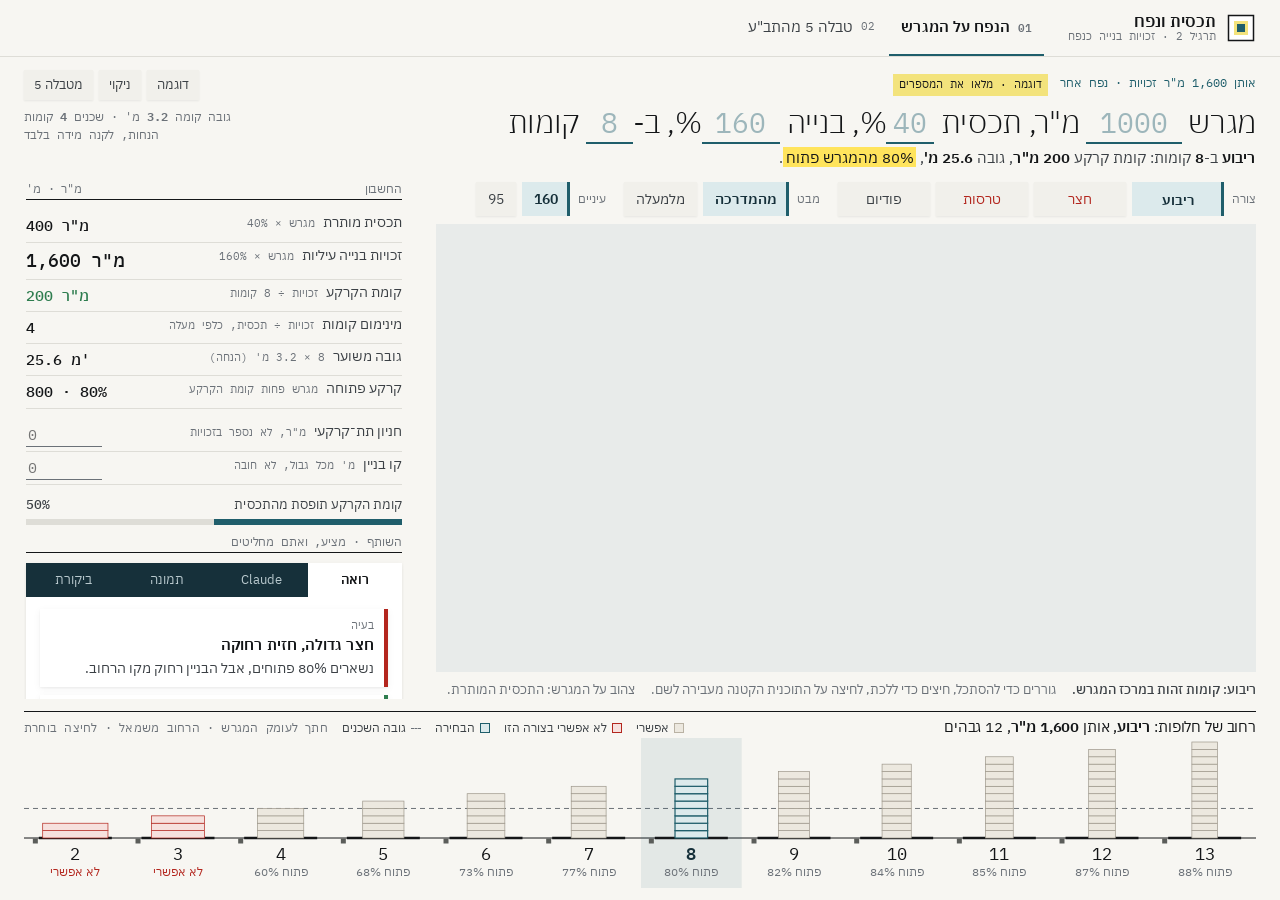
<file: index.html>
<!DOCTYPE html>
<html dir="rtl" lang="he">
<head>
<meta charset="UTF-8">
<meta name="viewport" content="width=device-width, initial-scale=1.0">
<title>תכסית ונפח: אותן זכויות, נפח אחר</title>
<meta name="description" content="מחשבון תכסית ואחוזי בנייה שמראה את הזכויות כנפח על המגרש: ארבע צורות, כל מספרי הקומות בחתך רחוב אחד, ושותף לחשיבה.">
<link rel="preconnect" href="https://fonts.googleapis.com">
<link href="https://fonts.googleapis.com/css2?family=IBM+Plex+Mono:wght@400;500&family=IBM+Plex+Sans+Hebrew:wght@300;400;500;600&display=swap" rel="stylesheet">
<link rel="stylesheet" href="app.css">
<script src="https://appofapp-gh.vercel.app/ai-menu.js"></script>
<style>
  /* גיליון הגשה: משפט שנערך, הנפח בלי מסגרת, טור חשבון, וחתך רחוב לכל הרוחב.
     מסגרת רק למה שהוא כלי (השותף); שרטוט ומספרים יושבים ישר על הנייר. */
  .sheet{height:calc(100dvh - var(--nav-h));display:grid;max-width:1800px;margin:0 auto;padding:14px var(--pad) 12px;
    grid-template-columns:minmax(0,1fr) 380px;grid-template-rows:auto minmax(0,1fr) auto;
    grid-template-areas:"lede lede" "stage side" "street street";gap:12px 32px}

  /* ===== המשפט ===== */
  .lede{grid-area:lede;display:grid;grid-template-columns:minmax(0,1fr) auto;gap:2px 24px;align-items:end}
  .lede .top{grid-column:1/-1;display:flex;align-items:center;gap:12px;flex-wrap:wrap}
  .kicker{font-family:var(--mono);font-size:12px;color:var(--rights)}
  .acts{display:flex;gap:6px;margin-inline-start:auto}
  .acts .btn{height:30px;font-size:13px;padding:0 10px}
  .sentence{font-size:clamp(22px,2.35vw,36px);font-weight:300;line-height:1.35;letter-spacing:-.01em}
  .sentence input{font:inherit;font-family:var(--mono);font-weight:400;font-size:.92em;color:var(--rights-deep);background:transparent;border:0;border-bottom:2px solid var(--rights);
    border-radius:0;padding:0 2px;width:4.6ch;text-align:center;direction:ltr;-moz-appearance:textfield;transition:background .15s}
  .sentence input.w5{width:5.6ch}
  .sentence input.w2{width:2.8ch}
  .sentence input::placeholder{color:#9DB6BB}
  .sentence input:hover{background:rgba(31,94,107,.06)}
  .sentence input:focus{outline:none;background:var(--rights-soft)}
  .sentence input::-webkit-outer-spin-button,.sentence input::-webkit-inner-spin-button{-webkit-appearance:none;margin:0}
  .result{font-size:clamp(15px,1.2vw,18px);color:var(--ink-2)}
  .result b{color:var(--ink);font-weight:600}
  .result .bad{color:var(--problem);font-weight:600}
  .lede .meta{font-family:var(--mono);font-size:11.5px;color:var(--ink-3);text-align:end;line-height:1.6}

  /* ===== הנפח ===== */
  .stagewrap{grid-area:stage;display:flex;flex-direction:column;gap:8px;min-height:0}
  .stagebar{display:flex;align-items:center;gap:8px 18px;flex-wrap:wrap}
  .grp{display:flex;align-items:center;gap:6px}
  .grp > span{font-family:var(--mono);font-size:11.5px;color:var(--ink-3);margin-inline-end:2px}
  .grp .opt{height:34px;font-size:13.5px;padding:0 12px}
  .grp.shapes .opt{min-width:92px}
  .grp .opt.bad{color:var(--problem)}
  .stage{position:relative;flex:1;min-height:300px;background:#E8EBEA}
  .stage space-walk{position:absolute;inset:0;height:100%;min-height:0;
    --sw-ink:#141618; --sw-paper:#F7F6F2; --sw-card:#fff; --sw-line:#DEDDD7; --sw-muted:#6B7178;
    --sw-accent:#1F5E6B; --sw-problem:#B3261E; --sw-solution:#2E7D4F; --sw-marker:#FFE45C;
    --sw-font:"IBM Plex Sans Hebrew",system-ui,sans-serif}
  .caption{font-size:12.5px;color:var(--ink-3);display:flex;gap:6px 16px;flex-wrap:wrap}
  .caption b{color:var(--ink-2);font-weight:500}

  /* ===== החשבון: על הנייר, בקווי שיער ===== */
  .side{grid-area:side;display:flex;flex-direction:column;gap:10px;min-height:0;overflow-y:auto;overflow-x:hidden;scrollbar-width:thin;padding:0 2px 4px}
  .side h2{font-family:var(--mono);font-size:11.5px;color:var(--ink-3);font-weight:400;display:flex;justify-content:space-between;border-bottom:1px solid var(--ink);padding-bottom:4px}
  .ledger{margin:0}
  .ledger .r{display:grid;grid-template-columns:minmax(0,1fr) auto;gap:0 10px;padding:4px 0;border-bottom:1px solid var(--rule);align-items:baseline}
  .ledger dt{font-size:13.5px;color:var(--ink-2);line-height:1.3}
  .ledger dt small{font-family:var(--mono);font-size:10.5px;color:var(--ink-3);margin-inline-start:8px;white-space:nowrap}
  .ledger dd{margin:0;font-family:var(--mono);font-size:15px;font-weight:500;text-align:left;direction:ltr;white-space:nowrap;align-self:center}
  .ledger .key dd{font-size:18px}
  .ledger .bad dd{color:var(--problem)} .ledger .good dd{color:var(--solution)}
  .ledger .in input{width:76px;height:24px;border:0;border-bottom:1px solid var(--ink-3);background:transparent;font-family:var(--mono);font-size:15px;text-align:left;direction:ltr;padding:0 2px;-moz-appearance:textfield}
  .ledger .in input:focus{outline:none;border-bottom-color:var(--rights);background:var(--rights-soft)}
  .ledger .in input::-webkit-outer-spin-button,.ledger .in input::-webkit-inner-spin-button{-webkit-appearance:none;margin:0}
  .usebar .top{display:flex;justify-content:space-between;font-size:13px;color:var(--ink-2)}
  .usebar .top b{font-family:var(--mono);font-weight:500}
  .track{position:relative;height:6px;background:var(--rule);margin-top:4px}
  .track .fill{height:100%;background:var(--rights);transition:width .4s}
  .usebar.over .fill{background:var(--problem)} .usebar.over .top b{color:var(--problem)}
  .basis{font-size:11.5px;color:var(--ink-3);line-height:1.5}

  /* ===== השותף: הכלי היחיד במסגרת ===== */
  .partner{background:#fff;box-shadow:var(--shadow);flex:1 0 auto;min-height:230px;display:flex;flex-direction:column}
  .tabs{display:grid;grid-template-columns:repeat(4,minmax(0,1fr));background:var(--rights-deep)}
  .tabs button{font:inherit;font-size:13px;height:34px;border:0;border-radius:0;background:transparent;color:#B9C9CE;cursor:pointer;transition:background .15s,color .15s}
  .tabs button:hover{color:#fff}
  .tabs button[aria-selected="true"]{background:#fff;color:var(--ink);font-weight:600}
  .tabs button:focus-visible{outline:2px solid var(--marker);outline-offset:-2px}
  .tabpanel{padding:12px 14px 14px}
  .tabpanel[hidden]{display:none}
  .partner-note{font-size:11.5px;color:var(--ink-3);line-height:1.5;margin-top:8px}
  .prompt{font-family:var(--mono);font-size:11.5px;line-height:1.55;color:var(--ink-2);background:var(--paper);padding:8px 10px;max-height:9.4em;overflow:auto;white-space:pre-wrap;margin:0 0 10px}
  .distill{font-size:14px;font-weight:500;margin-bottom:8px}
  .crit{font-size:15px;line-height:1.5}
  .crit b{font-family:var(--mono);font-weight:500}

  /* ===== חתך הרחוב ===== */
  .street{grid-area:street;border-top:1px solid var(--ink);padding-top:6px}
  .street .head{display:flex;justify-content:space-between;align-items:baseline;gap:12px;flex-wrap:wrap}
  .street h2{font-size:15px;font-weight:400}
  .street h2 b{font-weight:600}
  .street svg{display:block;width:100%;height:auto;overflow:visible}
  .street .legend{display:flex;flex-wrap:wrap;gap:4px 14px;font-size:12px;color:var(--ink-2)}
  .legend i{display:inline-block;width:10px;height:10px;margin-inline-end:5px;vertical-align:-1px}
  .alt{cursor:pointer}
  .alt .hit{fill:transparent;transition:fill .15s}
  .alt:hover .hit{fill:rgba(20,22,24,.04)}
  .alt:focus{outline:none}
  .alt:focus-visible .hit,.alt.sel .hit{fill:rgba(31,94,107,.09)}
  .grow{transform-box:fill-box;transform-origin:50% 100%}
  .grown .grow{animation:grow .7s cubic-bezier(.2,.7,.2,1) both}
  @keyframes grow{from{transform:scaleY(0)}to{transform:scaleY(1)}}

  @media (max-width:1100px){.sheet{grid-template-columns:minmax(0,1fr) 300px}}
  @media (max-width:900px){
    .sheet{height:auto;display:flex;flex-direction:column;padding:12px 16px 24px;gap:16px}
    .lede{grid-template-columns:minmax(0,1fr)}
    .lede .meta{text-align:start}
    .stage{flex:none;height:62vh}
    .side{overflow:visible}
    .grp.shapes{width:100%}
    .grp.shapes .opt{min-width:0;flex:1}
  }
</style>
</head>
<body>
<header class="topbar">
  <a class="home" href="index.html" aria-label="תכסית ונפח, לדף הבית">
    <svg width="30" height="30" viewBox="0 0 30 30" aria-hidden="true"><rect x="2.5" y="2.5" width="25" height="25" fill="#fff" stroke="#141618" stroke-width="1.5"/><rect x="8" y="8" width="14" height="14" fill="#F3E37C"/><rect x="11" y="11" width="8" height="8" fill="#1F5E6B"/></svg>
    <span class="brand"><b>תכסית ונפח</b><small>תרגיל 2 · זכויות בנייה כנפח</small></span>
  </a>
  <nav class="mainnav" aria-label="ניווט תוכן">
    <a href="index.html" aria-current="page"><small>01</small>הנפח על המגרש</a>
    <a href="taba.html"><small>02</small>טבלה 5 מהתב"ע</a>
  </nav>
  <ai-menu chat="https://claude.ai/code/session_01UBnSCKjceAQftmEhcfhDHZ"></ai-menu>
</header>

<main class="sheet">
  <section class="lede" aria-label="הנתונים והתוצאה">
    <div class="top">
      <span class="kicker" id="kicker">אותן זכויות, נפח אחר</span>
      <span class="tag" id="exampleTag" hidden>דוגמה · מלאו את המספרים</span>
      <span class="saved" id="saved" aria-live="polite"></span>
      <div class="acts">
        <button class="btn" type="button" id="fillExample">דוגמה</button>
        <button class="btn" type="button" id="clearAll">ניקוי</button>
        <a class="btn" href="taba.html">מטבלה 5</a>
      </div>
    </div>
    <h1 class="sentence">
      מגרש <input class="w5" type="number" id="plotArea" inputmode="decimal" min="0" step="any" placeholder="1000" aria-label="שטח המגרש במ&quot;ר"> מ"ר,
      תכסית <input class="w2" type="number" id="coveragePercent" inputmode="decimal" min="0" max="100" step="any" placeholder="40" aria-label="תכסית מותרת באחוזים">%,
      בנייה <input type="number" id="buildingPercent" inputmode="decimal" min="0" step="any" placeholder="160" aria-label="אחוזי בנייה עיליים, עיקרי">%,
      ב-<input class="w2" type="number" id="floors" inputmode="numeric" min="1" step="1" placeholder="8" aria-label="מספר קומות"> קומות
    </h1>
    <div class="meta">גובה קומה <b>3.2</b> מ' · שכנים <b>4</b> קומות<br>הנחות, לקנה מידה בלבד</div>
    <p class="result" id="result"></p>
  </section>

  <section class="stagewrap" aria-label="הנפח על המגרש">
    <div class="stagebar">
      <div class="grp shapes" role="group" aria-label="צורת הנפח"><span>צורה</span><span id="shapeBtns" style="display:contents"></span></div>
      <div class="grp" role="group" aria-label="מבט"><span>מבט</span>
        <button class="opt" type="button" data-view="walk" aria-pressed="true">מהמדרכה</button>
        <button class="opt" type="button" data-view="top" aria-pressed="false">מלמעלה</button>
      </div>
      <div class="grp" role="group" aria-label="גובה העיניים"><span>עיניים</span>
        <button class="opt" type="button" data-eye="160" aria-pressed="true" title="מבוגר עומד">160</button>
        <button class="opt" type="button" data-eye="95" aria-pressed="false" title="ילד בן 3">95</button>
      </div>
    </div>
    <div class="stage"><space-walk id="walk" bare variant="block" view="walk" eye="160"></space-walk></div>
    <p class="caption"><span id="shapeHint"></span><span>גוררים כדי להסתכל, חיצים כדי ללכת, לחיצה על התוכנית הקטנה מעבירה לשם.</span><span>צהוב על המגרש: התכסית המותרת.</span></p>
  </section>

  <aside class="side" aria-label="החשבון והשותף">
    <h2><span>החשבון</span><span>מ"ר · מ'</span></h2>
    <dl class="ledger" id="ledger"></dl>
    <dl class="ledger">
      <div class="r in"><dt>חניון תת־קרקעי<small>מ"ר, לא נספר בזכויות</small></dt><dd><input type="number" id="parkingArea" inputmode="decimal" min="0" step="any" placeholder="0"></dd></div>
      <div class="r in"><dt>קו בניין<small>מ' מכל גבול, לא חובה</small></dt><dd><input type="number" id="setback" inputmode="decimal" min="0" step="any" placeholder="0"></dd></div>
    </dl>
    <div class="usebar" id="usebar">
      <div class="top"><span>קומת הקרקע תופסת מהתכסית</span><b id="usePct">0%</b></div>
      <div class="track"><div class="fill" id="useFill" style="width:0"></div></div>
    </div>

    <h2><span>השותף · מציע, ואתם מחליטים</span></h2>
    <section class="partner" aria-label="השותף">
      <div class="tabs" role="tablist">
        <button role="tab" aria-selected="true" data-tab="see">רואה</button>
        <button role="tab" aria-selected="false" data-tab="claude">Claude</button>
        <button role="tab" aria-selected="false" data-tab="image">תמונה</button>
        <button role="tab" aria-selected="false" data-tab="crit">ביקורת</button>
      </div>
      <div class="tabpanel" data-panel="see"><div class="psi" id="psi"></div>
        <p class="partner-note">השותף כאן הוא חישוב גלוי, לא מודל שפה. כל משפט נגזר מהמספרים, ואפשר לבדוק אותו. את המשך השיחה מעבירים ל-Claude.</p></div>
      <div class="tabpanel" data-panel="claude" hidden>
        <pre class="prompt" id="claudePrompt"></pre>
        <div class="line">
          <button class="btn primary" type="button" data-copy="claudePrompt">העתקת השאלה</button>
          <a class="btn" id="openClaude" href="https://claude.ai/new" target="_blank" rel="noopener">פתיחה ב-Claude</a>
        </div>
      </div>
      <div class="tabpanel" data-panel="image" hidden>
        <p class="distill" id="mjDistill"></p>
        <pre class="prompt" id="mjPrompt"></pre>
        <div class="line"><button class="btn" type="button" data-copy="mjPrompt">העתקת הפרומפט למידג'רני</button></div>
      </div>
      <div class="tabpanel" data-panel="crit" hidden><p class="crit" id="crit"></p></div>
    </section>
    <p class="basis">המונחים לפי תקנות התכנון והבנייה (חישוב שטחים ואחוזי בנייה בתכניות ובהיתרים), התשנ"ב-1992. מדויק: כל מספר בחשבון. הערכה: צורת הנפח, גובה הקומה, השכנים והחניות.</p>
  </aside>

  <section class="street" aria-label="חתך רחוב של כל החלופות">
    <div class="head">
      <h2 id="streetTitle">רחוב של חלופות</h2>
      <div class="legend">
        <span><i style="background:var(--gypsum);box-shadow:inset 0 0 0 1px var(--gypsum-edge)"></i>אפשרי</span>
        <span><i style="background:var(--problem-soft);box-shadow:inset 0 0 0 1px var(--problem)"></i>לא אפשרי בצורה הזו</span>
        <span><i style="background:var(--rights-soft);box-shadow:inset 0 0 0 1px var(--rights)"></i>הבחירה</span>
        <span><i style="background:none;border-top:1.5px dashed var(--ink-3);height:0;vertical-align:3px"></i>גובה השכנים</span>
        <span class="lbl">חתך לעומק המגרש · הרחוב משמאל · לחיצה בוחרת</span>
      </div>
    </div>
    <svg id="streetSvg" viewBox="0 0 1000 150" role="group" aria-label="חלופות לפי מספר קומות"></svg>
  </section>
</main>

<script src="https://anat1969.github.io/AppOfApp-GH/walk.js"></script>
<script>
  // walk.js comes from the portfolio's GitHub Pages first (it follows every merge to main, no Vercel quota); Vercel is the backup
  if (!customElements.get('space-walk')) document.write('<script src="https://appofapp-gh.vercel.app/walk.js"><\/script>');
</script>
<script>
  // ---------- the model: one source, every view derives from it ----------
  const FLOOR_H = 3.2;          // assumed floor height, metres
  const NEIGHBOUR_FLOORS = 4;   // assumed neighbours, for scale only
  const M2_PER_SPACE = 30;      // estimate: one parking space with its aisle
  const WING = 10;              // courtyard: depth of a wing, metres (assumed)
  const PODIUM = 2;             // podium floors at full coverage
  const EXAMPLE = { a: 1000, c: 40, r: 160, n: 8, p: 0, s: 0 };
  const IDS = { a: 'plotArea', c: 'coveragePercent', r: 'buildingPercent', n: 'floors', p: 'parkingArea', s: 'setback' };
  const TYPES = [
    { id: 'block', label: 'ריבוע', hint: 'ריבוע: קומות זהות במרכז המגרש.', mj: 'נפח ריבועי פשוט' },
    { id: 'court', label: 'חצר', hint: 'חצר: אגפים בעומק 10 מ\' (הנחה) סביב חצר פנימית.', mj: 'בלוק היקפי סביב חצר פנימית' },
    { id: 'terrace', label: 'טרסות', hint: 'טרסות: חזית ברוחב התכסית, וכל קומה נסוגה מהרחוב.', mj: 'בניין מדורג בטרסות היורדות אל הרחוב' },
    { id: 'podium', label: 'פודיום', hint: 'פודיום: 2 קומות במלוא התכסית, והשאר מגדל במרכז.', mj: 'מגדל דק על פודיום רחב בן שתי קומות' },
  ];
  const STORE = 'targil2.volume.v2';
  const $ = (id) => document.getElementById(id);
  const n1 = (v) => (Number.isFinite(v) ? v : 0).toLocaleString('he-IL', { maximumFractionDigits: 1 });
  const n0 = (v) => Math.round(v).toLocaleString('he-IL');
  const num = (id) => { const v = parseFloat($(id).value); return Number.isFinite(v) && v > 0 ? v : 0; };
  let shape = 'block';

  function read() {
    const v = { a: num(IDS.a), c: Math.min(num(IDS.c), 100), r: num(IDS.r), n: Math.round(num(IDS.n)), p: num(IDS.p), s: num(IDS.s) };
    const example = !(v.a > 0 && v.c > 0 && v.r > 0);
    return example ? { ...EXAMPLE, p: v.p, s: v.s, example } : { ...v, example };
  }

  // one shape, k floors: a list of floors, each a list of plan rectangles [x0, z0, x1, z1] (metres, plot centre at 0, street at +z)
  function mass(m, type, k) {
    const T = m.total, C = m.C, sq = (a) => { const h = Math.sqrt(Math.max(a, 0)) / 2; return [-h, -h, h, h]; };
    const floors = []; let ok = true, why = '', court = 0;
    const block = () => { const A = T / k; for (let f = 0; f < k; f++) floors.push({ rects: [sq(A)], area: A }); if (A > C + 0.01) { ok = false; why = 'הקומה חורגת מהתכסית'; } };
    if (type === 'court') {
      const A = T / k, d = WING, so = (A + 4 * d * d) / (4 * d), si = so - 2 * d, h = so / 2, w = si / 2;
      if (A > C + 0.01) { ok = false; why = 'האגפים חורגים מהתכסית'; }
      else if (si < 6) { ok = false; why = 'החצר צרה מ-6 מ\''; }
      else if (so > m.side + 0.01) { ok = false; why = 'החצר חורגת מגבול הבנייה'; }
      if (si > 0) { court = si * si; for (let f = 0; f < k; f++) floors.push({ rects: [[-h, w, h, h], [-h, -h, h, -w], [-h, -w, -w, w], [w, -w, h, w]], area: A }); }
      else block();
    } else if (type === 'terrace' && k > 1) {
      const wd = Math.sqrt(C), t = 2 * (k * C - T) / (C * k * (k - 1)), top = 2 * T / k - C;
      if (k * C < T - 0.01) { ok = false; why = 'גם במלוא התכסית אין מקום לזכויות'; block(); }
      else {
        if (top < 0.2 * C) { ok = false; why = 'יותר מדי קומות: הטרסה העליונה קטנה מדי'; }
        for (let f = 0; f < k; f++) { const a = Math.max(C * (1 - t * f), 0.05 * C); floors.push({ rects: [[-wd / 2, -wd / 2, wd / 2, -wd / 2 + a / wd]], area: a }); }
      }
    } else if (type === 'podium') {
      if (k <= PODIUM || T <= PODIUM * C) { ok = false; why = k <= PODIUM ? 'צריך יותר מ-2 קומות' : 'כל הזכויות נכנסות בפודיום'; block(); }
      else {
        const tw = (T - PODIUM * C) / (k - PODIUM);
        if (tw > C + 0.01) { ok = false; why = 'המגדל חורג מהתכסית'; }
        for (let f = 0; f < k; f++) floors.push(f < PODIUM ? { rects: [sq(C)], area: C } : { rects: [sq(tw)], area: tw });
      }
    } else block();
    const ground = floors[0].area;
    return { type, k, floors, ok, why, ground, court, open: m.a - ground, openPct: (m.a - ground) / m.a * 100, height: k * FLOOR_H, top: floors[k - 1].area };
  }

  function model(v) {
    const L = Math.sqrt(v.a);
    const side = v.s > 0 ? Math.max(L - 2 * v.s, 0) : L;          // building line: the square the building must stay inside
    const cover = v.a * v.c / 100;
    const C = Math.min(cover, side * side);                         // the footprint that is really available
    const total = v.a * v.r / 100;
    const m = { ...v, L, side, cover, C, lineLimits: side * side < cover - 0.01, total, nH: NEIGHBOUR_FLOORS * FLOOR_H,
      basements: v.p > 0 ? Math.ceil(v.p / v.a) : 0, spaces: Math.floor(v.p / M2_PER_SPACE) };
    m.firstOk = (t) => { for (let k = 1; k <= 80; k++) if (mass(m, t, k).ok) return k; return 0; };
    m.nMin = Math.max(1, Math.ceil(total / Math.max(C, 1) - 1e-9));
    m.n = v.n > 0 ? v.n : m.nMin;
    m.nAssumed = !(v.n > 0);
    return m;
  }

  // ---------- the sentence and its result ----------
  function renderLede(m, g) {
    const t = TYPES.find((x) => x.id === g.type);
    const first = m.firstOk(g.type);
    $('result').innerHTML = g.ok
      ? '<b>' + t.label + '</b> ב-<b>' + m.n + '</b> קומות: קומת קרקע <b>' + n0(g.ground) + ' מ"ר</b>, גובה <b>' + n1(g.height) + ' מ\'</b>, <mark>' + n0(g.openPct) + '% מהמגרש פתוח</mark>' + (g.court ? ', מתוכם חצר פנימית <b>' + n0(g.court) + ' מ"ר</b>' : '') + '.'
      : '<span class="bad">' + g.why + '.</span> ' + (first ? t.label + ' צריך לפחות <b>' + first + '</b> קומות.' : 'הצורה הזו לא מתאימה לזכויות האלה.');
    $('exampleTag').hidden = !m.example;
    $('kicker').textContent = 'אותן ' + n0(m.total) + ' מ"ר זכויות · נפח אחר';
  }

  function renderLedger(m, g) {
    const rows = [
      ['תכסית מותרת', 'מגרש × ' + n1(m.c) + '%' + (m.lineLimits ? ' · קו הבניין מגביל ל-' + n0(m.C) : ''), n1(m.C) + ' מ"ר', m.lineLimits ? 'bad' : ''],
      ['זכויות בנייה עיליות', 'מגרש × ' + n1(m.r) + '%', n1(m.total) + ' מ"ר', 'key'],
      ['קומת הקרקע', g.type === 'block' ? 'זכויות ÷ ' + m.n + ' קומות' : 'לפי צורת ה' + TYPES.find((x) => x.id === g.type).label, n1(g.ground) + ' מ"ר', g.ok ? 'good' : 'bad'],
      ['מינימום קומות', 'זכויות ÷ תכסית, כלפי מעלה', String(m.nMin)],
      ['גובה משוער', m.n + ' × 3.2 מ\' (הנחה)', n1(g.height) + ' מ\''],
      ['קרקע פתוחה', 'מגרש פחות קומת הקרקע', g.open >= 0 ? n0(g.open) + ' · ' + n0(g.openPct) + '%' : 'אין', g.open >= 0 ? '' : 'bad'],
    ];
    if (m.p > 0) rows.push(['חניון', 'הערכה: ' + M2_PER_SPACE + ' מ"ר לחניה, מרתף בגודל המגרש', m.basements + ' מרתפים · ' + m.spaces + ' חניות']);
    $('ledger').innerHTML = rows.map(([t, f, v, c]) => '<div class="r ' + (c || '') + '"><dt>' + t + '<small>' + f + '</small></dt><dd>' + v + '</dd></div>').join('');
    const use = g.ground / m.C * 100;
    $('usePct').textContent = n0(use) + '%';
    $('useFill').style.width = Math.min(use, 100) + '%';
    $('usebar').classList.toggle('over', use > 100.5);
  }

  // ---------- the street: every floor count of this shape, cut through the depth of the plot, on one ground line ----------
  let grownOnce = false;
  function renderStreet(m, g) {
    const svg = $('streetSvg');
    const W = Math.round(svg.getBoundingClientRect().width) || 1000, K = W < 640 ? 6 : 12, HT = 150, base = 100, top = 4, cw = W / K;
    svg.setAttribute('viewBox', '0 0 ' + W + ' ' + HT);
    const first = m.firstOk(g.type) || m.nMin;
    let start = Math.max(1, Math.min(first - 2, m.n - 2));
    if (m.n > start + K - 2) start = m.n - K + 3;
    const ks = Array.from({ length: K }, (_, i) => start + i);
    const hMax = Math.max(ks[K - 1] * FLOOR_H, m.nH);
    const s = Math.min((cw * 0.8) / m.L, (base - top) / hMax);           // one scale, both axes: a true section
    const nhY = base - m.nH * s;
    let out = '<line x1="0" x2="' + W + '" y1="' + nhY + '" y2="' + nhY + '" stroke="#6B7178" stroke-width="1" stroke-dasharray="5 4"/>' +
      '<line x1="0" x2="' + W + '" y1="' + base + '" y2="' + base + '" stroke="#141618" stroke-width="1"/>';
    ks.forEach((k, i) => {
      const cx = i * cw + cw / 2, gk = mass(m, g.type, k), sel = k === m.n;
      const fill = sel ? '#DCEAEC' : gk.ok ? '#ECE8DF' : '#F6E1DE', stroke = sel ? '#1F5E6B' : gk.ok ? '#9d978b' : '#B3261E';
      let body = '';
      gk.floors.forEach((f, fi) => f.rects.forEach(([x0, z0, x1, z1]) => {
        if (x0 > 0.001 || x1 < -0.001) return;                          // the cut runs through x = 0
        const X0 = cx - z1 * s, X1 = cx - z0 * s, y = base - (fi + 1) * FLOOR_H * s;
        body += '<rect x="' + X0 + '" y="' + y + '" width="' + (X1 - X0) + '" height="' + (FLOOR_H * s) + '" fill="' + fill + '" stroke="' + stroke + '" stroke-width="' + (sel ? 1.2 : 0.7) + '"/>';
      }));
      out += '<g class="alt' + (sel ? ' sel' : '') + '" data-k="' + k + '" tabindex="0" role="button" aria-pressed="' + sel + '" aria-label="' + k + ' קומות, ' + (gk.ok ? 'פתוח ' + n0(gk.openPct) + '%' : gk.why) + '">' +
        '<rect class="hit" x="' + (i * cw + 1) + '" y="0" width="' + (cw - 2) + '" height="' + HT + '"/>' +
        '<line x1="' + (cx - m.L / 2 * s) + '" x2="' + (cx + m.L / 2 * s) + '" y1="' + base + '" y2="' + base + '" stroke="#141618" stroke-width="2.5"/>' +
        '<line x1="' + (cx - m.L / 2 * s - 6) + '" x2="' + (cx - m.L / 2 * s - 1) + '" y1="' + (base + 3) + '" y2="' + (base + 3) + '" stroke="#5b5d5a" stroke-width="5"/>' +
        '<g class="grow" style="animation-delay:' + (i * 45) + 'ms">' + body + '</g>' +
        '<text x="' + cx + '" y="' + (base + 22) + '" text-anchor="middle" font-family="IBM Plex Mono, monospace" font-size="17" font-weight="' + (sel ? 600 : 400) + '" fill="' + (sel ? '#16303A' : '#141618') + '">' + k + '</text>' +
        '<text x="' + cx + '" y="' + (base + 38) + '" text-anchor="middle" font-family="IBM Plex Sans Hebrew, sans-serif" font-size="12" fill="' + (gk.ok ? '#6B7178' : '#B3261E') + '">' + (gk.ok ? 'פתוח ' + n0(gk.openPct) + '%' : 'לא אפשרי') + '</text>' +
        '</g>';
    });
    svg.innerHTML = out;
    if (!grownOnce) { grownOnce = true; svg.classList.add('grown'); setTimeout(() => svg.classList.remove('grown'), 1400); }
    const t = TYPES.find((x) => x.id === g.type);
    $('streetTitle').innerHTML = 'רחוב של חלופות: <b>' + t.label + '</b>, אותן <b>' + n0(m.total) + ' מ"ר</b>, ' + K + ' גבהים';
  }

  // ---------- the partner ----------
  function renderPartner(m, g) {
    const all = TYPES.map((t) => ({ t, g: mass(m, t.id, m.n) }));
    const t = TYPES.find((x) => x.id === g.type), first = m.firstOk(g.type);
    let p;
    if (!g.ok) p = [g.why, 'ב' + t.label + ' עם ' + m.n + ' קומות. ' + (first ? 'המינימום בצורה הזו: ' + first + ' קומות.' : 'נסו צורה אחרת.')];
    else if (g.type === 'court') p = ['החצר פתוחה לדיירים, לא לעיר', 'חצר של ' + n0(g.court) + ' מ"ר, סגורה מהרחוב בארבעה אגפים.'];
    else if (g.type === 'podium') p = ['הפודיום ממלא את התכסית', 'בגובה הרחוב בנויים ' + n0(m.C) + ' מ"ר, והמגדל מעליו ' + n0(g.top) + ' מ"ר בקומה.'];
    else if (g.height > m.nH * 2.5) p = ['מגדל צר מול שכנים נמוכים', 'גובה ' + n1(g.height) + ' מ\', פי ' + n1(g.height / m.nH) + ' מהשכנים. צל ארוך ורוח ברחוב.'];
    else if (g.openPct < 50) p = ['רוב המגרש בנוי', 'נשארים ' + n0(g.openPct) + '% פתוחים. מעט מקום לעצים ולחלחול.'];
    else p = ['חצר גדולה, חזית רחוקה', 'נשארים ' + n0(g.openPct) + '% פתוחים, אבל הבניין רחוק מקו הרחוב.'];
    const okOthers = all.filter((x) => x.g.ok && x.t.id !== g.type).sort((a, b) => b.g.openPct - a.g.openPct);
    const s = !g.ok
      ? (okOthers.length ? [okOthers[0].t.label + ' עובד ב-' + m.n + ' קומות', 'אותן זכויות, ' + n0(okOthers[0].g.openPct) + '% מהמגרש פתוח.'] : ['לפחות ' + (first || m.nMin) + ' קומות', 'רק כך הצורה נכנסת בתכסית.'])
      : (okOthers.length && okOthers[0].g.openPct > g.openPct + 3 ? [okOthers[0].t.label + ' משאיר יותר קרקע', n0(okOthers[0].g.openPct) + '% פתוח מול ' + n0(g.openPct) + '%, באותו גובה.'] : ['הבחירה משאירה הכי הרבה קרקע', 'מבין הצורות האפשריות ב-' + m.n + ' קומות.']);
    const i = ['הצורה מחליטה כמה קרקע נשארת', all.map((x) => x.t.label + ' ' + (x.g.ok ? n0(x.g.openPct) + '%' : 'לא אפשרי')).join(' · ') + '. אותן זכויות, אותו גובה.'];
    $('psi').innerHTML = [['p', 'בעיה', p], ['s', 'פתרון', s], ['i', 'תובנה', i]]
      .map(([c, tt, [b, x]]) => '<div class="' + c + '"><span class="t">' + tt + '</span><b>' + b + '</b>' + x + '</div>').join('');

    const q = [
      'את/ה שותף/ה לתכנון במשרד אדריכלים. ענה/י בעברית, בקצרה.',
      'מגרש ' + n0(m.a) + ' מ"ר (' + n1(m.L) + '×' + n1(m.L) + ' מ\'), תכסית מותרת ' + n1(m.c) + '% (' + n0(m.cover) + ' מ"ר), אחוזי בנייה עיליים ' + n1(m.r) + '% (' + n0(m.total) + ' מ"ר).' + (m.s > 0 ? ' קו בניין ' + n1(m.s) + ' מ\'.' : ''),
      'ההצעה: ' + t.label + ' ב-' + m.n + ' קומות, קומת קרקע ' + n0(g.ground) + ' מ"ר, גובה כ-' + n1(g.height) + ' מ\'.',
      'קרקע פתוחה לפי צורה, באותן קומות: ' + all.map((x) => x.t.label + ' ' + (x.g.ok ? n0(x.g.openPct) + '%' : 'לא אפשרי')).join(', ') + '.',
      'השכנים: כ-4 קומות (הנחה).' + (m.p > 0 ? ' חניון תת־קרקעי: ' + n0(m.p) + ' מ"ר.' : ''),
      '1. מה כל צורה נותנת לרחוב, לשכנים ולדיירים: צל, רוח, חזית, חצר.',
      '2. הצע/י צורה חמישית עם אותן זכויות, ונמק/י.',
      '3. מה לבדוק בתב"ע לפני שמחליטים: קווי בניין, גובה מרבי, שטחי שירות.',
      'סמן/י מה נגזר מהנתונים ומה הערכה שלך.',
    ].join('\n');
    $('claudePrompt').textContent = q;
    $('openClaude').href = 'https://claude.ai/new?q=' + encodeURIComponent(q);

    $('mjDistill').textContent = t.label + ' של ' + m.n + ' קומות בגבס לבן, על מגרש שנשאר ' + (g.openPct >= 50 ? 'רובו' : 'מעטו') + ' פתוח, בין שכנים נמוכים.';
    $('mjPrompt').textContent = 'מודל עבודה אדריכלי מגבס לבן על שולחן סטודיו: ' + t.mj + ', ' + m.n + ' קומות, קווי רצפה דקים, על מגרש ריבועי של ' + n0(m.L) + ' מטר שהתכסית המותרת בו מסומנת בצהוב חיוור, בין שני בנייני שכנים בני 4 קומות מקרטון אפור, ורחוב צר בחזית. אור צד רך מחלון צפוני, צל ארוך על המגרש, עומק שדה רדוד. Documentary realism, Professional architecture photography, 1:1 --ar 1:1 --no text, words, writing, frame divisions';

    const k0 = first || m.nMin, g0 = mass(m, g.type, k0);
    $('crit').innerHTML = m.n > k0 && g.ok
      ? 'מ-<b>' + k0 + '</b> ל-<b>' + m.n + '</b> קומות ב' + t.label + ' מרוויחים <b>' + n0(g.open - g0.open) + ' מ"ר</b> קרקע, והבניין עולה ב-<b>' + n1(g.height - g0.height) + ' מ\'</b>. למי זה שווה יותר: לדיירים, לשכנים או לרחוב?'
      : 'אותן זכויות בארבע צורות. איזו צורה הייתם מציגים לוועדה, ומה הרחוב מקבל ממנה?';
  }

  // ---------- the volume on the plot (shared <space-walk>), one variant per shape ----------
  function stack(g, color, edge) {   // one prism per floor and a darker slab above it: the floors read in 3D
    const out = []; const P = ([x0, z0, x1, z1], e) => [[x0 - e, z0 - e], [x1 + e, z0 - e], [x1 + e, z1 + e], [x0 - e, z1 + e]];
    g.floors.forEach((f, fi) => f.rects.forEach((r, ri) => {
      out.push({ id: 'f' + fi + '-' + ri, type: 'prism', points: P(r, 0), y0: fi * FLOOR_H, h: FLOOR_H - 0.22, color });
      out.push({ id: 's' + fi + '-' + ri, type: 'prism', points: P(r, 0.03), y0: (fi + 1) * FLOOR_H - 0.22, h: 0.22, color: edge });
    }));
    return out;
  }
  function renderWalk(m) {
    const L = m.L, H = L / 2, sqp = (a) => { const h = Math.sqrt(Math.max(a, 1)) / 2; return [[-h, -h], [h, -h], [h, h], [-h, h]]; };
    const ground = [
      { id: 'plot', type: 'prism', points: sqp(m.a), h: 0.02, color: '#d9dccf', mapColor: '#d9dccf' },
      { id: 'sidewalk', type: 'surface', x: 0, z: H + 1.5, w: L + 28, d: 3, color: '#dcd8ce' },
      { id: 'street', type: 'surface', x: 0, z: H + 6.5, w: L + 28, d: 7, color: '#5b5d5a', layer: 1 },
      { id: 'lane', type: 'surface', x: 0, z: H + 6.5, w: L + 28, d: 0.12, color: '#f4f1ea', layer: 2 },
      { id: 'sidewalk-2', type: 'surface', x: 0, z: H + 11.5, w: L + 28, d: 3, color: '#dcd8ce' },
      { id: 'n-west', type: 'box', x: -H - 7.5, z: 0, w: 11, d: Math.min(L, 24), h: m.nH, color: '#c9c6bf' },
      { id: 'n-east', type: 'box', x: H + 7.5, z: 0, w: 11, d: Math.min(L, 24), h: m.nH, color: '#c9c6bf' },
    ];
    if (m.s > 0) ground.push({ id: 'line', type: 'prism', points: sqp(m.side * m.side), h: 0.02, color: '#c9d6da', layer: 1 });
    const allowed = { id: 'cover', type: 'prism', points: sqp(m.C), h: 0.02, color: '#F3E37C', layer: 2 };
    const check = (id, label, value, ok) => ({ id, type: 'note', label, value, check: ok ? 'ok' : 'fail' });
    $('walk').plan = {
      id: 'targil',
      title: (m.example ? 'דוגמה · ' : '') + 'מגרש ' + n1(m.a) + ' מ"ר · ' + n1(L) + ' × ' + n1(L) + ' מ\'',
      bounds: [-H - 14, -H - 8, H + 14, H + 14],
      ground: '#e2e0d8', speed: 3,
      spawn: { x: 0, z: H + 12, yaw: 0 },
      heights: [{ cm: 160, label: 'מבוגר עומד' }, { cm: 95, label: 'ילד בן 3' }],
      rule: 'הנפח לפי הצורה שנבחרה. גובה קומה **3.2 מ\'** (הונח). השכנים: **4 קומות** (הונח), רק לקנה מידה.',
      source: 'החישוב: שטח המגרש כפול אחוזי הבנייה, ושטח המגרש כפול התכסית.',
      items: ground,
      variants: TYPES.map((t) => {
        const g = mass(m, t.id, m.n);
        return {
          id: t.id, label: t.label, tone: g.ok ? 'solution' : 'problem',
          note: g.ok ? t.hint : '**' + g.why + '**.',
          summary: { insight: '**' + m.n + ' קומות**, ' + t.label, explain: 'קומת קרקע **' + n0(g.ground) + ' מ"ר**, גובה **' + n1(g.height) + ' מ\'**.' },
          items: [allowed, ...stack(g, g.ok ? '#efebe3' : '#e3b3a8', g.ok ? '#9d978b' : '#a8574a'),
            check('c-cover', 'תכסית בפועל', n1(g.ground / m.a * 100) + '%', g.ok), check('c-height', 'גובה', n1(g.height) + ' מ\'', true)],
        };
      }),
    };
  }

  // bare mode (walk.js, 06.11.2026): the component hides its panel and this page drives variant, view and eye
  // through attributes. The skin only quiets its look.
  const SKIN = `
    .stage{background:#E8EBEA;border:0}
    .map{width:150px;height:128px}
    .mapbox,.hint{border:0;box-shadow:0 1px 2px rgba(20,22,24,.05),0 2px 8px rgba(20,22,24,.08)}
    .hint{display:none}
    .btn{border:0!important;background:#F1F0EB;box-shadow:0 1px 2px rgba(20,22,24,.08);font-weight:500}
    .btn:active{margin-top:0}
    .eye{background:#16303A}`;
  const shadow = () => $('walk').shadowRoot;
  // one place sets the 3D state and lights the bar's buttons
  function setWalk(name, val) {
    $('walk').setAttribute(name, val);
    const v = $('walk').getAttribute('view'), e = $('walk').getAttribute('eye');
    document.querySelectorAll('.stagebar [data-view]').forEach((b) => b.setAttribute('aria-pressed', String(b.dataset.view === v)));
    document.querySelectorAll('.stagebar [data-eye]').forEach((b) => b.setAttribute('aria-pressed', String(b.dataset.eye === e)));
  }
  customElements.whenDefined('space-walk').then(() => {
    const sr = shadow();
    if (sr && !sr.querySelector('style[data-skin]')) { const st = document.createElement('style'); st.dataset.skin = ''; st.textContent = SKIN; sr.appendChild(st); }
  });
  // a click on the small plan inside the scene moves the viewer to the street: the bar follows
  $('walk').addEventListener('walkchange', (e) => { setWalk('view', e.detail.view); });

  // ---------- state: the address and this browser keep the inputs ----------
  function persist() {
    const q = new URLSearchParams();
    Object.entries(IDS).forEach(([k, id]) => { if ($(id).value !== '') q.set(k, $(id).value); });
    if (shape !== 'block') q.set('t', shape);
    history.replaceState(null, '', q.toString() ? '?' + q : location.pathname);
    try { localStorage.setItem(STORE, q.toString()); } catch (e) { /* storage blocked: the address still keeps it */ }
    $('saved').textContent = q.toString() ? 'נשמר בכתובת' : '';
  }
  function restore() {
    let q = new URLSearchParams(location.search);
    if (![...q.keys()].some((k) => k in IDS || k === 't')) { try { q = new URLSearchParams(localStorage.getItem(STORE) || ''); } catch (e) { /* none */ } }
    Object.entries(IDS).forEach(([k, id]) => { if (q.get(k)) $(id).value = q.get(k); });
    if (TYPES.some((t) => t.id === q.get('t'))) shape = q.get('t');
    $('walk').setAttribute('variant', shape);
  }

  function renderShapes(m) {
    $('shapeBtns').innerHTML = TYPES.map((t) => { const g = mass(m, t.id, m.n);
      return '<button class="opt' + (g.ok ? '' : ' bad') + '" type="button" data-shape="' + t.id + '" aria-pressed="' + (t.id === shape) + '" title="' + (g.ok ? t.hint : g.why) + '">' + t.label + '</button>'; }).join('');
    $('shapeHint').innerHTML = '<b>' + TYPES.find((t) => t.id === shape).hint + '</b>';
  }

  function update(save) {
    const m = model(read()), g = mass(m, shape, m.n);
    renderLede(m, g); renderLedger(m, g); renderShapes(m); renderStreet(m, g); renderPartner(m, g); renderWalk(m);
    if (save) persist();
  }

  Object.values(IDS).forEach((id) => $(id).addEventListener('input', () => update(true)));
  $('fillExample').addEventListener('click', () => { Object.entries(IDS).forEach(([k, id]) => { $(id).value = EXAMPLE[k] || ''; }); update(true); });
  $('clearAll').addEventListener('click', () => { Object.values(IDS).forEach((id) => { $(id).value = ''; }); update(true); });
  document.addEventListener('click', (e) => {
    const sh = e.target.closest('[data-shape]');
    if (sh) { shape = sh.dataset.shape; update(true); setWalk('variant', shape); return; }
    const v = e.target.closest('.stagebar [data-view]'); if (v) { setWalk('view', v.dataset.view); return; }
    const ey = e.target.closest('.stagebar [data-eye]'); if (ey) { setWalk('eye', ey.dataset.eye); return; }
    const tab = e.target.closest('[data-tab]');
    if (tab) { document.querySelectorAll('[data-tab]').forEach((b) => b.setAttribute('aria-selected', String(b === tab)));
      document.querySelectorAll('[data-panel]').forEach((p) => { p.hidden = p.dataset.panel !== tab.dataset.tab; }); }
  });
  const pick = (g) => { if (read().example) Object.entries(IDS).forEach(([key, id]) => { if (!['n', 'p', 's'].includes(key) && !$(id).value) $(id).value = EXAMPLE[key]; }); $(IDS.n).value = g.dataset.k; update(true); };
  $('streetSvg').addEventListener('click', (e) => { const g = e.target.closest('.alt'); if (g) pick(g); });
  $('streetSvg').addEventListener('keydown', (e) => { const g = e.target.closest('.alt'); if (g && (e.key === 'Enter' || e.key === ' ')) { e.preventDefault(); pick(g); } });
  document.addEventListener('click', async (e) => {
    const b = e.target.closest('[data-copy]'); if (!b) return;
    const text = $(b.dataset.copy).textContent, label = b.textContent;
    try { await navigator.clipboard.writeText(text); } catch (err) {
      const t = document.createElement('textarea'); t.value = text; document.body.appendChild(t); t.select(); document.execCommand('copy'); t.remove();
    }
    b.textContent = 'הועתק'; setTimeout(() => { b.textContent = label; }, 1500);
  });
  let rz; addEventListener('resize', () => { clearTimeout(rz); rz = setTimeout(() => { const m = model(read()); renderStreet(m, mass(m, shape, m.n)); }, 120); });

  restore();
  update(false);
</script>
</body>
</html>
</file>
<file: app.css>
/* תכסית ונפח: שכבה משותפת לשני הדפים.
   תעודת DNA: מטאפורה: הזכויות הן כמות חומר, ואותה כמות נפרסת לרוחב או לגובה.
   חומר: נייר שרטוט, דיו, ומודל גבס לבן. צבעים: גבס־מודל, צהוב־תכסית, פטרול־זכויות, אדום־חריגה, ירוק־תואם.
   תנועה: הנפח צומח קומה אחר קומה, פעם אחת, ונעצר. השראה: יו פריס (Hugh Ferriss), The Metropolis of Tomorrow, 1929.
   מסגרת קבועה: עדשה למעלה, ושלושה טורים: נתונים מימין, מוקד במרכז, השותף משמאל. גלילה רק בתוך טור. */
:root{
  --ink:#141618; --ink-2:#3B4045; --ink-3:#6B7178; --rule:#DEDDD7; --rule-soft:#F1F0EB;
  --paper:#F7F6F2; --white:#fff;
  --gypsum:#ECE8DF; --gypsum-edge:#B9B2A4; --cover:#F3E37C; --neighbour:#C9C6BF;
  --rights:#1F5E6B; --rights-deep:#16303A; --rights-soft:#DCEAEC; --rights-mid:#C4DDE1;
  --problem:#B3261E; --problem-soft:#F6E1DE; --solution:#2E7D4F; --solution-soft:#DFEEE5; --marker:#FFE45C;
  --sans:"IBM Plex Sans Hebrew",system-ui,sans-serif;
  --mono:"IBM Plex Mono","IBM Plex Sans Hebrew",monospace;
  --nav-h:56px; --gap:16px; --pad:24px; --btn-h:40px;
  --side-r:290px; --side-l:310px;
  --shadow:0 1px 2px rgba(20,22,24,.05),0 2px 8px rgba(20,22,24,.05);
  --shadow-up:0 2px 4px rgba(20,22,24,.06),0 8px 18px rgba(20,22,24,.09);
}
*{box-sizing:border-box}
[hidden]{display:none!important}
html,body{margin:0;background:var(--paper);color:var(--ink);font-family:var(--sans);font-size:15px;line-height:1.55}
body{overflow-x:hidden}
a{color:inherit}
b,strong{font-weight:600}
mark{background:var(--marker);color:var(--ink);padding:0 .15em}
h1,h2,h3{margin:0;font-weight:300;letter-spacing:-.01em;line-height:1.15}
p{margin:0}
.lbl{font-family:var(--mono);font-size:11.5px;letter-spacing:.02em;color:var(--ink-3)}
.num{font-family:var(--mono);font-variant-numeric:tabular-nums}

/* ===== סרגל עליון קבוע ===== */
.topbar{position:sticky;top:0;z-index:50;height:var(--nav-h);display:flex;align-items:center;gap:24px;padding:0 var(--pad);
  background:rgba(247,246,242,.94);backdrop-filter:blur(8px);box-shadow:0 1px 0 var(--rule)}
.home{display:flex;align-items:center;gap:10px;text-decoration:none;flex:none}
.home svg{display:block}
.brand{display:flex;flex-direction:column;line-height:1.1}
.brand b{font-size:16px;font-weight:600}
.brand small{font-family:var(--mono);font-size:10.5px;color:var(--ink-3)}
.mainnav{display:flex;gap:2px;flex:1;min-width:0;overflow-x:auto;scrollbar-width:none}
.mainnav::-webkit-scrollbar{display:none}
.mainnav a{text-decoration:none;height:var(--nav-h);display:flex;align-items:center;gap:8px;padding:0 12px;font-size:14.5px;color:var(--ink-2);white-space:nowrap;border-bottom:2px solid transparent}
.mainnav a small{font-family:var(--mono);font-size:11px;color:var(--ink-3)}
.mainnav a:hover{color:var(--ink)}
.mainnav a[aria-current="page"]{color:var(--ink);font-weight:600;border-bottom-color:var(--rights)}
ai-menu{flex:none;margin-inline-start:auto}

/* ===== המסגרת הקבועה ===== */
.page{height:calc(100dvh - var(--nav-h));display:grid;grid-template-rows:auto minmax(0,1fr);gap:var(--gap);padding:var(--gap) var(--pad) var(--pad);max-width:1800px;margin:0 auto}
.lens{display:grid;grid-template-columns:minmax(0,1fr) auto;align-items:end;gap:8px 24px;padding-bottom:12px;border-bottom:1px solid var(--rule)}
.kicker{font-family:var(--mono);font-size:12px;color:var(--rights);margin-bottom:4px}
.lens h1{font-size:clamp(24px,2.4vw,36px);font-weight:300}
.lens h1 b{font-weight:600}
.lens .sub{font-size:15px;color:var(--ink-2);margin-top:4px;max-width:90ch}
.lens .meta{font-family:var(--mono);font-size:12px;color:var(--ink-3);text-align:end;white-space:nowrap;display:grid;gap:2px}
.frame{display:grid;grid-template-columns:var(--side-r) minmax(0,1fr) var(--side-l);gap:var(--gap);min-height:0}
.pane{min-height:0;overflow-y:auto;overflow-x:hidden;display:flex;flex-direction:column;gap:12px;scrollbar-width:thin;padding:2px 2px 8px}
.pane > .ph{font-family:var(--mono);font-size:11.5px;color:var(--ink-3);display:flex;justify-content:space-between;gap:8px;flex:none}
.pane > .ph b{color:var(--ink);font-weight:500}
.card{background:var(--white);box-shadow:var(--shadow);padding:14px 16px;flex:none}
.card > .lbl:first-child{display:block;margin-bottom:8px}

/* ===== כפתורים: מרובעים, רכים, סמויים, באותו גובה ===== */
.btn,.opt{font:inherit;font-size:14px;line-height:1.2;border:0;border-radius:0;cursor:pointer;height:var(--btn-h);
  background:var(--rule-soft);color:var(--ink-2);padding:0 14px;box-shadow:0 1px 2px rgba(20,22,24,.07);
  transition:transform .15s,box-shadow .15s,background .15s;text-decoration:none;display:inline-flex;align-items:center;justify-content:center;gap:8px;white-space:nowrap;min-width:0}
.btn:hover,.opt:hover{transform:translateY(-1px);box-shadow:var(--shadow-up);background:#ECEBE5}
.btn:active,.opt:active{transform:translateY(1px);box-shadow:none}
.btn:focus-visible,.opt:focus-visible,a:focus-visible,input:focus-visible{outline:2px solid var(--rights);outline-offset:2px}
.btn.primary{background:var(--rights-soft);color:var(--rights-deep);font-weight:600}
.btn.primary:hover{background:var(--rights-mid)}
.btn[disabled]{opacity:.45;cursor:default;transform:none;box-shadow:none}
.btn span{overflow:hidden;text-overflow:ellipsis}
.opt[aria-pressed="true"]{background:var(--rights-soft);color:var(--rights-deep);font-weight:600;box-shadow:inset -3px 0 0 var(--rights)}
.line{display:grid;grid-auto-flow:column;grid-auto-columns:minmax(0,1fr);gap:6px}
.line .btn,.line .opt{width:100%;padding:0 8px}

/* ===== שדות ===== */
.field{display:grid;grid-template-columns:minmax(0,1fr) 92px;align-items:center;gap:4px 10px;padding:6px 0;border-bottom:1px solid var(--rule-soft)}
.field:last-of-type{border-bottom:0}
.field label{font-size:14px;color:var(--ink-2);line-height:1.25}
.field label small{display:block;font-family:var(--mono);font-size:10.5px;color:var(--ink-3)}
.field input{width:100%;height:36px;border:1px solid var(--rule);border-radius:0;background:#fff;padding:0 8px;font-family:var(--mono);font-size:15px;color:var(--ink);text-align:left;direction:ltr;-moz-appearance:textfield}
.field input::placeholder{color:#A9ADB2}
.field input::-webkit-outer-spin-button,.field input::-webkit-inner-spin-button{-webkit-appearance:none;margin:0}
.field input:focus{border-color:var(--rights)}
.saved{font-family:var(--mono);font-size:11px;color:var(--ink-3)}
.tag{font-family:var(--mono);font-size:11px;padding:2px 6px;background:var(--cover);color:var(--ink)}

/* ===== בעיה, פתרון, תובנה ===== */
.psi{display:grid;gap:8px}
.psi div{padding:8px 10px;background:#fff;box-shadow:var(--shadow);border-inline-start:4px solid;font-size:13.5px;color:var(--ink-2)}
.psi .p{border-color:var(--problem)} .psi .s{border-color:var(--solution)} .psi .i{border-color:var(--marker)}
.psi b{display:block;color:var(--ink);font-size:14.5px;margin-bottom:2px}
.psi .t{font-family:var(--mono);font-size:11px;color:var(--ink-3);display:block}
.src{font-family:var(--mono);font-size:11px;color:var(--ink-3)}

@media (max-width:1100px){
  :root{--side-r:260px;--side-l:280px}
}
@media (max-width:900px){
  :root{--pad:16px}
  .page{height:auto;display:block}
  .lens{grid-template-columns:minmax(0,1fr);margin-bottom:16px}
  .lens .meta{text-align:start;white-space:normal}
  .frame{grid-template-columns:minmax(0,1fr);gap:16px}
  .pane{overflow:visible}
  .brand small{display:none}
  .topbar{gap:12px}
}
@media (prefers-reduced-motion:reduce){*{transition:none!important;animation:none!important}}
@media print{.topbar{display:none}.page{height:auto}}
</file>
